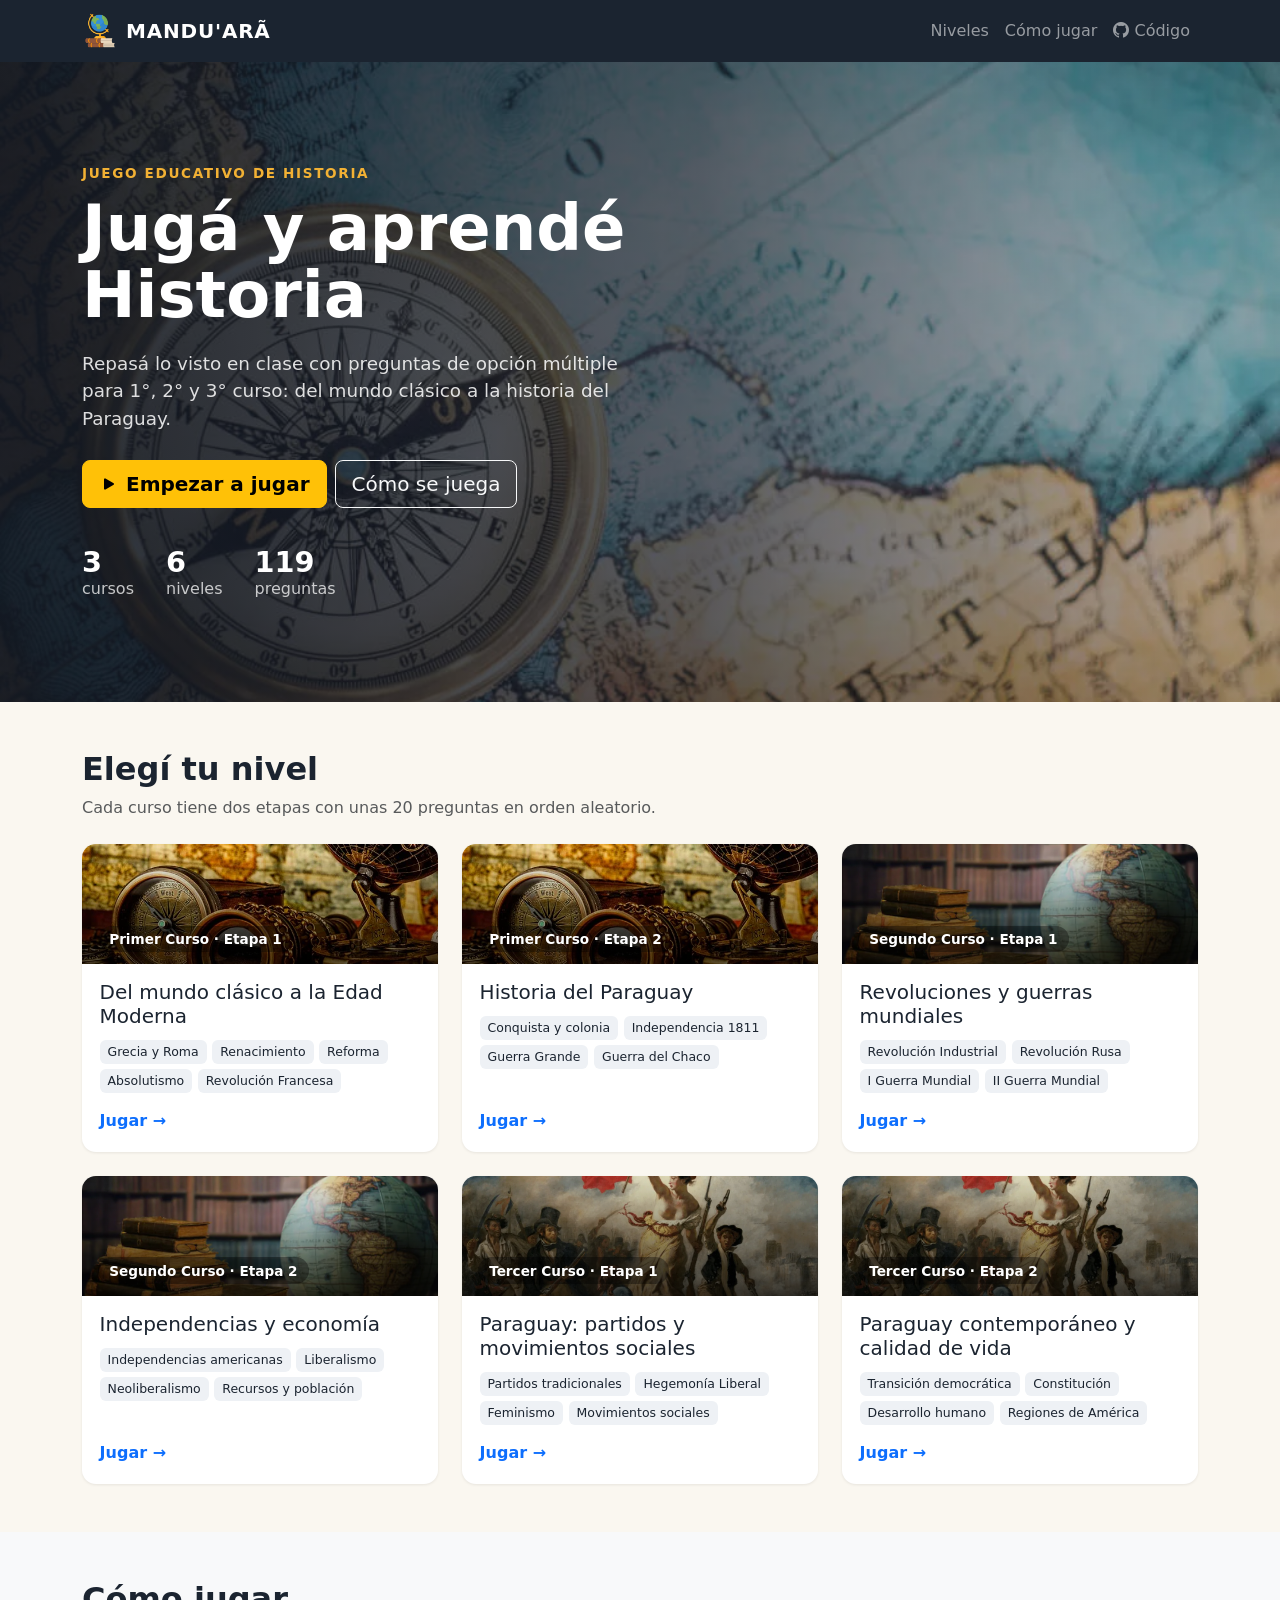
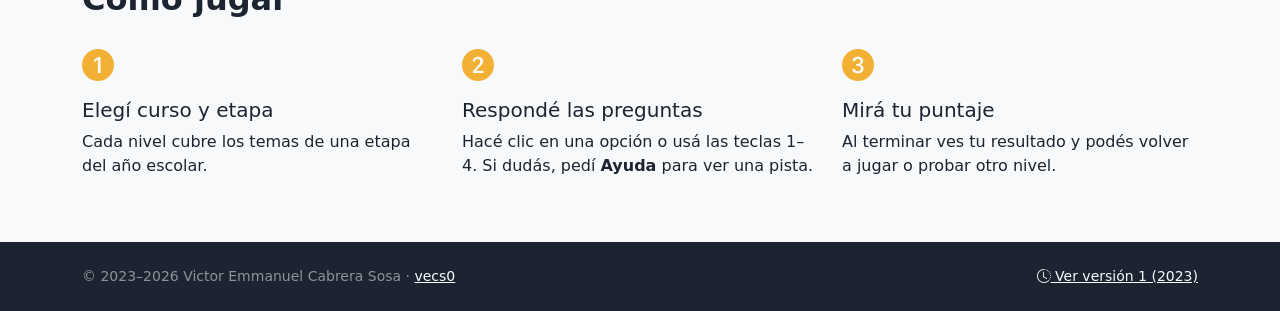
<file: index.html>
<!DOCTYPE html>
<html lang="es">
<head>
  <meta charset="UTF-8">
  <meta name="viewport" content="width=device-width, initial-scale=1.0">
  <title>MANDU'ARÃ · Juega y aprende Historia</title>
  <meta name="description" content="Juego de preguntas de Historia para 1°, 2° y 3° curso: mundo clásico, historia del Paraguay, guerras mundiales y más.">
  <meta name="theme-color" content="#1b2430">
  <link rel="icon" type="image/png" href="assets/img/favicon.png">

  <meta property="og:type" content="website">
  <meta property="og:site_name" content="MANDU'ARÃ">
  <meta property="og:title" content="MANDU'ARÃ · Juega y aprende Historia">
  <meta property="og:description" content="Quiz de Historia con 6 niveles, 119 preguntas y ayudas con imágenes.">
  <meta property="og:image" content="https://vecs0.github.io/manduara.dev/docs/screenshots/og-image.jpg">

  <link rel="stylesheet" href="https://cdn.jsdelivr.net/npm/bootstrap@5.3.3/dist/css/bootstrap.min.css" integrity="sha384-QWTKZyjpPEjISv5WaRU9OFeRpok6YctnYmDr5pNlyT2bRjXh0JMhjY6hW+ALEwIH" crossorigin="anonymous">
  <link rel="stylesheet" href="https://cdn.jsdelivr.net/npm/bootstrap-icons@1.11.3/font/bootstrap-icons.min.css" integrity="sha384-XGjxtQfXaH2tnPFa9x+ruJTuLE3Aa6LhHSWRr1XeTyhezb4abCG4ccI5AkVDxqC+" crossorigin="anonymous">
  <link rel="stylesheet" href="assets/css/main.css">
</head>
<body>
  <nav class="navbar navbar-expand-md navbar-dark barra sticky-top">
    <div class="container">
      <a class="navbar-brand d-flex align-items-center gap-2" href="index.html">
        <img src="assets/img/logo.png" alt="" width="36" height="36">
        <span>MANDU'ARÃ</span>
      </a>
      <button class="navbar-toggler" type="button" data-bs-toggle="collapse" data-bs-target="#menu" aria-controls="menu" aria-expanded="false" aria-label="Abrir menú">
        <span class="navbar-toggler-icon"></span>
      </button>
      <div class="collapse navbar-collapse" id="menu">
        <ul class="navbar-nav ms-auto">
          <li class="nav-item"><a class="nav-link" href="#niveles">Niveles</a></li>
          <li class="nav-item"><a class="nav-link" href="#como-jugar">Cómo jugar</a></li>
          <li class="nav-item"><a class="nav-link" href="https://github.com/vecs0/manduara.dev" target="_blank" rel="noopener"><i class="bi bi-github" aria-hidden="true"></i> Código</a></li>
        </ul>
      </div>
    </div>
  </nav>

  <header class="portada">
    <div class="container portada-contenido">
      <p class="portada-etiqueta">Juego educativo de Historia</p>
      <h1 class="portada-titulo">Jugá y aprendé Historia</h1>
      <p class="portada-texto">
        Repasá lo visto en clase con preguntas de opción múltiple para 1°, 2° y 3° curso:
        del mundo clásico a la historia del Paraguay.
      </p>
      <div class="d-flex flex-wrap gap-2">
        <a class="btn btn-warning btn-lg fw-semibold" href="#niveles"><i class="bi bi-play-fill" aria-hidden="true"></i> Empezar a jugar</a>
        <a class="btn btn-outline-light btn-lg" href="#como-jugar">Cómo se juega</a>
      </div>
      <ul class="portada-datos">
        <li><strong>3</strong> cursos</li>
        <li><strong>6</strong> niveles</li>
        <li><strong>119</strong> preguntas</li>
      </ul>
    </div>
  </header>

  <main>
    <section id="niveles" class="container py-5">
      <h2 class="seccion-titulo">Elegí tu nivel</h2>
      <p class="text-body-secondary mb-4">Cada curso tiene dos etapas con unas 20 preguntas en orden aleatorio.</p>
      <div id="lista-niveles" class="row g-4"></div>
      <noscript><p class="alert alert-warning mt-3">Este juego necesita JavaScript para funcionar.</p></noscript>
    </section>

    <section id="como-jugar" class="bg-body-tertiary py-5">
      <div class="container">
        <h2 class="seccion-titulo mb-4">Cómo jugar</h2>
        <div class="row g-4">
          <div class="col-md-4">
            <div class="paso"><i class="bi bi-1-circle-fill" aria-hidden="true"></i>
              <h3 class="h5">Elegí curso y etapa</h3>
              <p>Cada nivel cubre los temas de una etapa del año escolar.</p></div>
          </div>
          <div class="col-md-4">
            <div class="paso"><i class="bi bi-2-circle-fill" aria-hidden="true"></i>
              <h3 class="h5">Respondé las preguntas</h3>
              <p>Hacé clic en una opción o usá las teclas 1–4. Si dudás, pedí <strong>Ayuda</strong> para ver una pista.</p></div>
          </div>
          <div class="col-md-4">
            <div class="paso"><i class="bi bi-3-circle-fill" aria-hidden="true"></i>
              <h3 class="h5">Mirá tu puntaje</h3>
              <p>Al terminar ves tu resultado y podés volver a jugar o probar otro nivel.</p></div>
          </div>
        </div>
      </div>
    </section>
  </main>

  <footer class="barra text-white-50 py-4">
    <div class="container d-flex flex-wrap justify-content-between gap-2 small">
      <span>© 2023–2026 Victor Emmanuel Cabrera Sosa · <a class="link-light" href="https://github.com/vecs0" target="_blank" rel="noopener">vecs0</a></span>
      <span><a class="link-light" href="v1/index.html"><i class="bi bi-clock-history" aria-hidden="true"></i> Ver versión 1 (2023)</a></span>
    </div>
  </footer>

  <script src="https://cdn.jsdelivr.net/npm/bootstrap@5.3.3/dist/js/bootstrap.bundle.min.js" integrity="sha384-YvpcrYf0tY3lHB60NNkmXc5s9fDVZLESaAA55NDzOxhy9GkcIdslK1eN7N6jIeHz" crossorigin="anonymous"></script>
  <script src="assets/js/niveles.js"></script>
  <script>
    (function () {
      const lista = document.getElementById("lista-niveles");
      for (const curso of window.NIVELES) {
        for (const e of curso.etapas) {
          const col = document.createElement("div");
          col.className = "col-sm-6 col-lg-4";
          const a = document.createElement("a");
          a.className = "nivel";
          a.href = `quiz.html?curso=${curso.curso}&etapa=${e.etapa}`;
          a.style.setProperty("--fondo", `url("${new URL(curso.fondo, location.href)}")`);

          const cabecera = document.createElement("div");
          cabecera.className = "nivel-cabecera";
          const etiqueta = document.createElement("span");
          etiqueta.className = "nivel-curso";
          etiqueta.textContent = `${curso.nombre} · Etapa ${e.etapa}`;
          cabecera.append(etiqueta);

          const cuerpo = document.createElement("div");
          cuerpo.className = "nivel-cuerpo";
          const h3 = document.createElement("h3");
          h3.className = "h5";
          h3.textContent = e.titulo;
          const temas = document.createElement("ul");
          temas.className = "nivel-temas";
          for (const t of e.temas) {
            const li = document.createElement("li");
            li.textContent = t;
            temas.append(li);
          }
          const cta = document.createElement("span");
          cta.className = "nivel-cta";
          cta.textContent = "Jugar →";
          cuerpo.append(h3, temas, cta);

          a.append(cabecera, cuerpo);
          col.append(a);
          lista.append(col);
        }
      }
    })();
  </script>
</body>
</html>
</file>
<file: assets/css/main.css>
:root {
  --tinta: #1b2430;
  --acento: #f2b134;
  --papel: #faf7f0;
  --verde: #198754;
  --rojo: #dc3545;
  --radio: 14px;
}

body {
  background: var(--papel);
  color: var(--tinta);
}

.barra {
  background: var(--tinta);
}

.navbar-brand {
  font-weight: 700;
  letter-spacing: 0.04em;
}

/* ---------- Portada ---------- */
.portada {
  position: relative;
  color: #fff;
  background:
    linear-gradient(90deg, rgba(20, 26, 36, 0.92) 0%, rgba(20, 26, 36, 0.7) 55%, rgba(20, 26, 36, 0.25) 100%),
    url("../img/fondos/portada.webp") center / cover no-repeat;
  min-height: min(78vh, 640px);
  display: flex;
  align-items: center;
}

.portada-contenido {
  padding-block: 4rem;
  max-width: 1140px;
}

.portada-etiqueta {
  color: var(--acento);
  font-weight: 600;
  text-transform: uppercase;
  letter-spacing: 0.12em;
  font-size: 0.85rem;
  margin-bottom: 0.75rem;
}

.portada-titulo {
  font-size: clamp(2.2rem, 6vw, 4rem);
  font-weight: 800;
  line-height: 1.05;
  max-width: 14ch;
}

.portada-texto {
  font-size: 1.15rem;
  max-width: 46ch;
  color: rgba(255, 255, 255, 0.85);
  margin-block: 1.25rem 1.75rem;
}

.portada-datos {
  display: flex;
  gap: 2rem;
  list-style: none;
  padding: 0;
  margin: 2.5rem 0 0;
  color: rgba(255, 255, 255, 0.75);
}

.portada-datos strong {
  display: block;
  font-size: 1.8rem;
  color: #fff;
  line-height: 1;
}

.seccion-titulo {
  font-weight: 800;
}

/* ---------- Tarjetas de nivel ---------- */
.nivel {
  display: flex;
  flex-direction: column;
  height: 100%;
  border-radius: var(--radio);
  overflow: hidden;
  background: #fff;
  color: inherit;
  text-decoration: none;
  box-shadow: 0 1px 3px rgba(0, 0, 0, 0.08);
  transition: transform 0.2s ease, box-shadow 0.2s ease;
}

.nivel:hover,
.nivel:focus-visible {
  transform: translateY(-4px);
  box-shadow: 0 12px 28px rgba(0, 0, 0, 0.14);
  color: inherit;
}

.nivel-cabecera {
  height: 120px;
  display: flex;
  align-items: flex-end;
  padding: 0.75rem 1rem;
  background: linear-gradient(transparent, rgba(0, 0, 0, 0.65)), var(--fondo) center / cover;
}

.nivel-curso {
  color: #fff;
  font-weight: 600;
  font-size: 0.85rem;
  background: rgba(0, 0, 0, 0.35);
  border-radius: 999px;
  padding: 0.2rem 0.7rem;
}

.nivel-cuerpo {
  display: flex;
  flex-direction: column;
  flex: 1;
  padding: 1rem 1.1rem 1.2rem;
}

.nivel-temas {
  display: flex;
  flex-wrap: wrap;
  gap: 0.35rem;
  list-style: none;
  padding: 0;
  margin: 0.25rem 0 1rem;
}

.nivel-temas li {
  font-size: 0.78rem;
  background: #eef1f5;
  border-radius: 6px;
  padding: 0.15rem 0.5rem;
}

.nivel-cta {
  margin-top: auto;
  font-weight: 700;
  color: #0d6efd;
}

.paso i {
  font-size: 2rem;
  color: var(--acento);
}

.paso h3 {
  margin-top: 0.5rem;
}

/* ---------- Quiz ---------- */
.pagina-quiz {
  min-height: 100vh;
  background:
    linear-gradient(rgba(20, 26, 36, 0.55), rgba(20, 26, 36, 0.55)),
    var(--fondo, none) center / cover fixed no-repeat,
    var(--tinta);
}

.tablero {
  max-width: 820px;
  background: rgba(255, 255, 255, 0.97);
  border-radius: var(--radio);
  padding: clamp(1rem, 3vw, 2rem);
  box-shadow: 0 20px 50px rgba(0, 0, 0, 0.3);
}

.tablero-encabezado {
  display: flex;
  justify-content: space-between;
  align-items: center;
  gap: 1rem;
}

.tarjeta-pregunta {
  margin-block: 1.5rem;
}

.pregunta {
  font-size: clamp(1.2rem, 2.6vw, 1.6rem);
  font-weight: 600;
  line-height: 1.35;
  outline: none;
}

.opciones {
  display: grid;
  gap: 0.75rem;
}

.opcion {
  display: flex;
  align-items: center;
  gap: 0.85rem;
  width: 100%;
  text-align: left;
  font-size: 1.05rem;
  padding: 0.9rem 1rem;
  border: 2px solid #e3e6ea;
  border-radius: 10px;
  background: #f7f8fa;
  color: inherit;
  cursor: pointer;
  transition: background 0.15s ease, border-color 0.15s ease, transform 0.15s ease;
}

.opcion:hover:not(:disabled),
.opcion:focus-visible {
  border-color: #0d6efd;
  background: #eef4ff;
  outline: none;
}

.opcion:active:not(:disabled) {
  transform: scale(0.99);
}

.opcion:disabled {
  cursor: default;
}

.opcion-tecla {
  flex: none;
  display: grid;
  place-items: center;
  width: 1.9rem;
  height: 1.9rem;
  border-radius: 6px;
  background: #fff;
  border: 1px solid #d5d9df;
  font-size: 0.85rem;
  font-weight: 700;
}

.opcion.es-correcta {
  border-color: var(--verde);
  background: #e8f5ee;
}

.opcion.es-incorrecta {
  border-color: var(--rojo);
  background: #fdecee;
}

@media (prefers-reduced-motion: reduce) {
  * {
    transition: none !important;
  }
}
</file>
